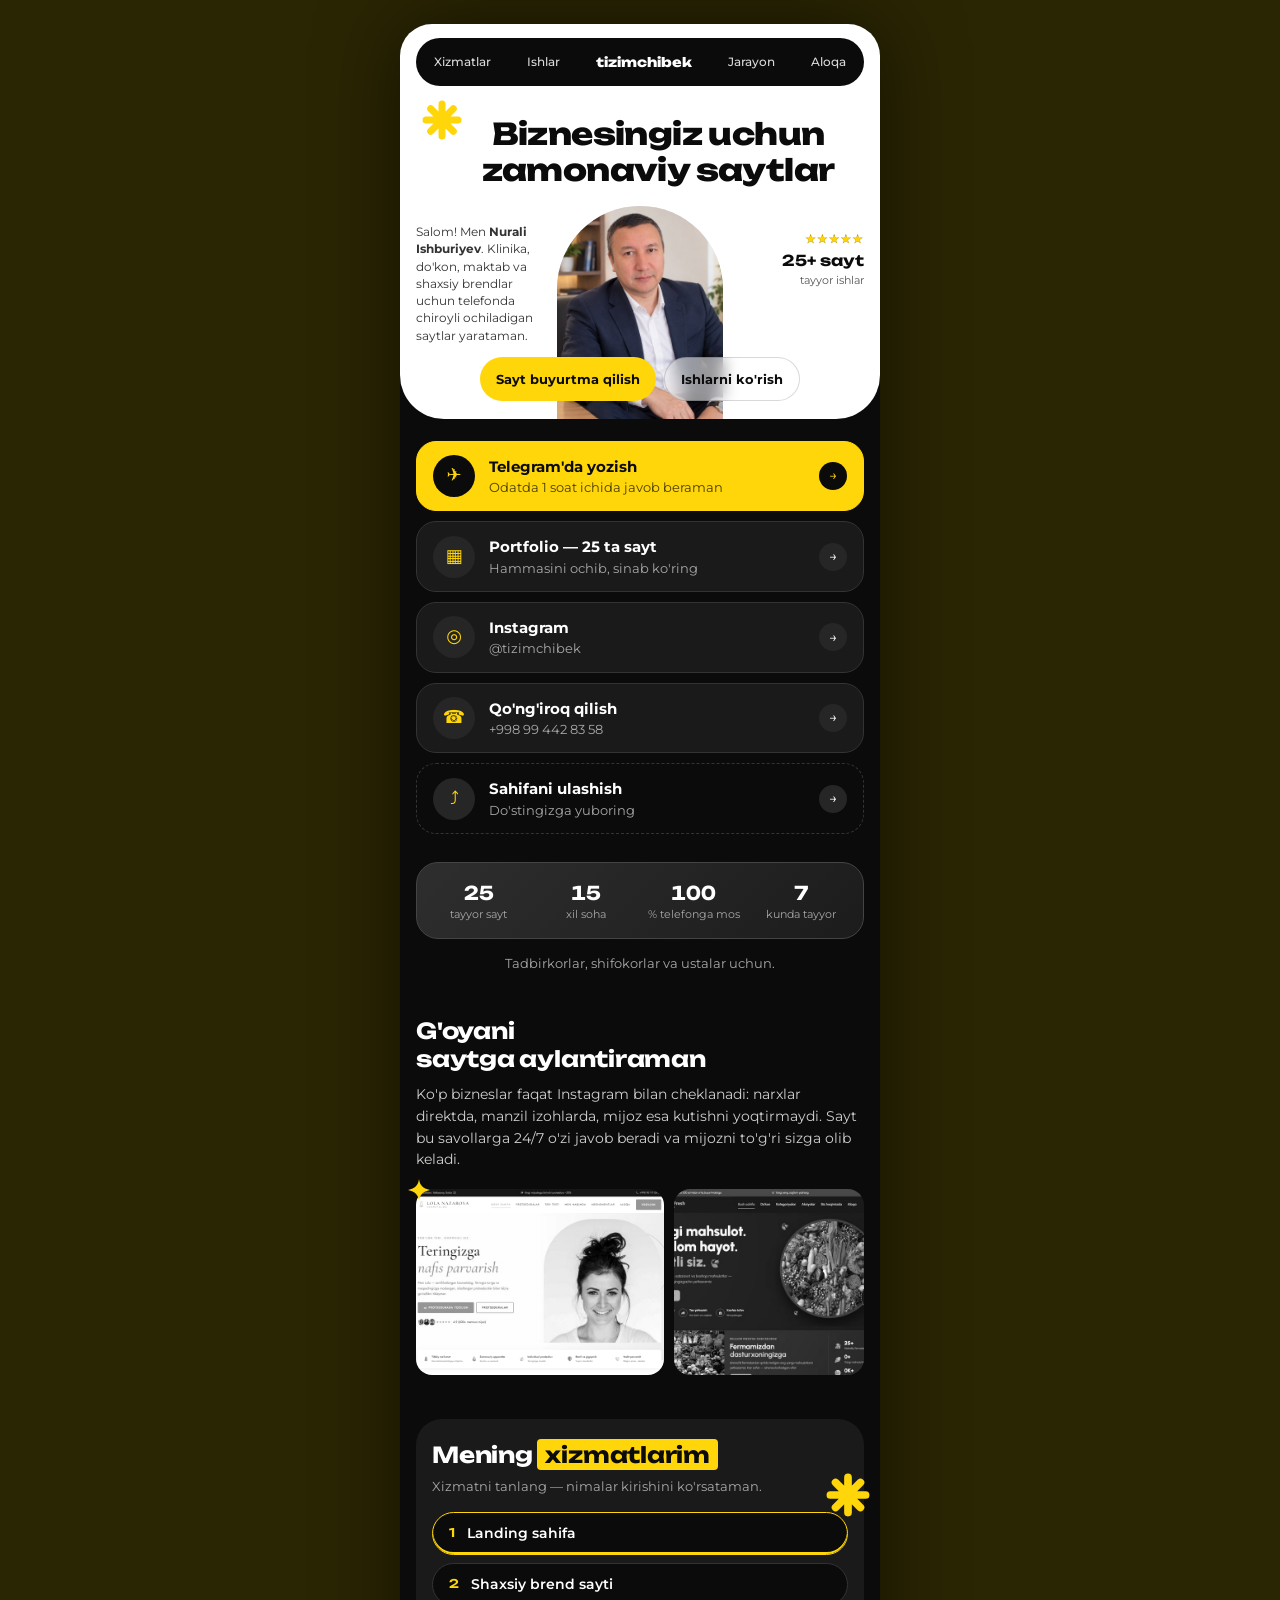
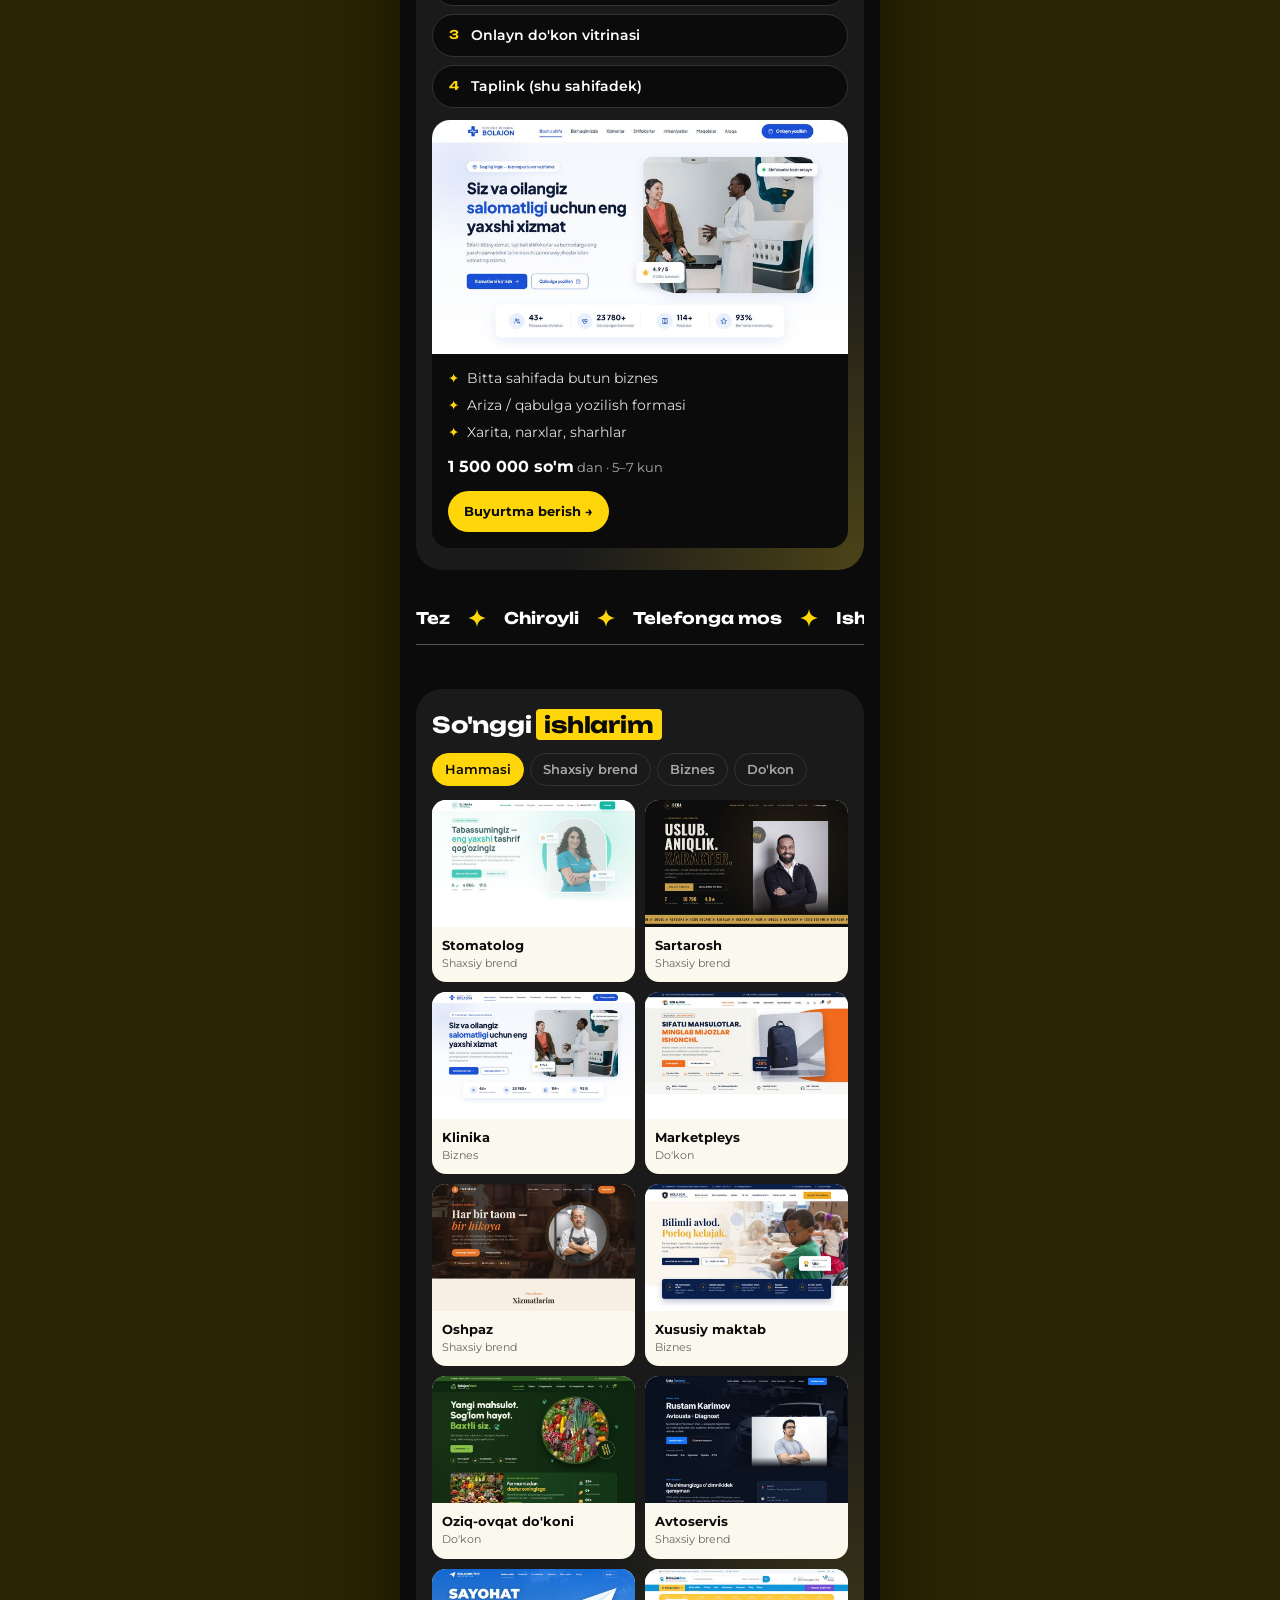
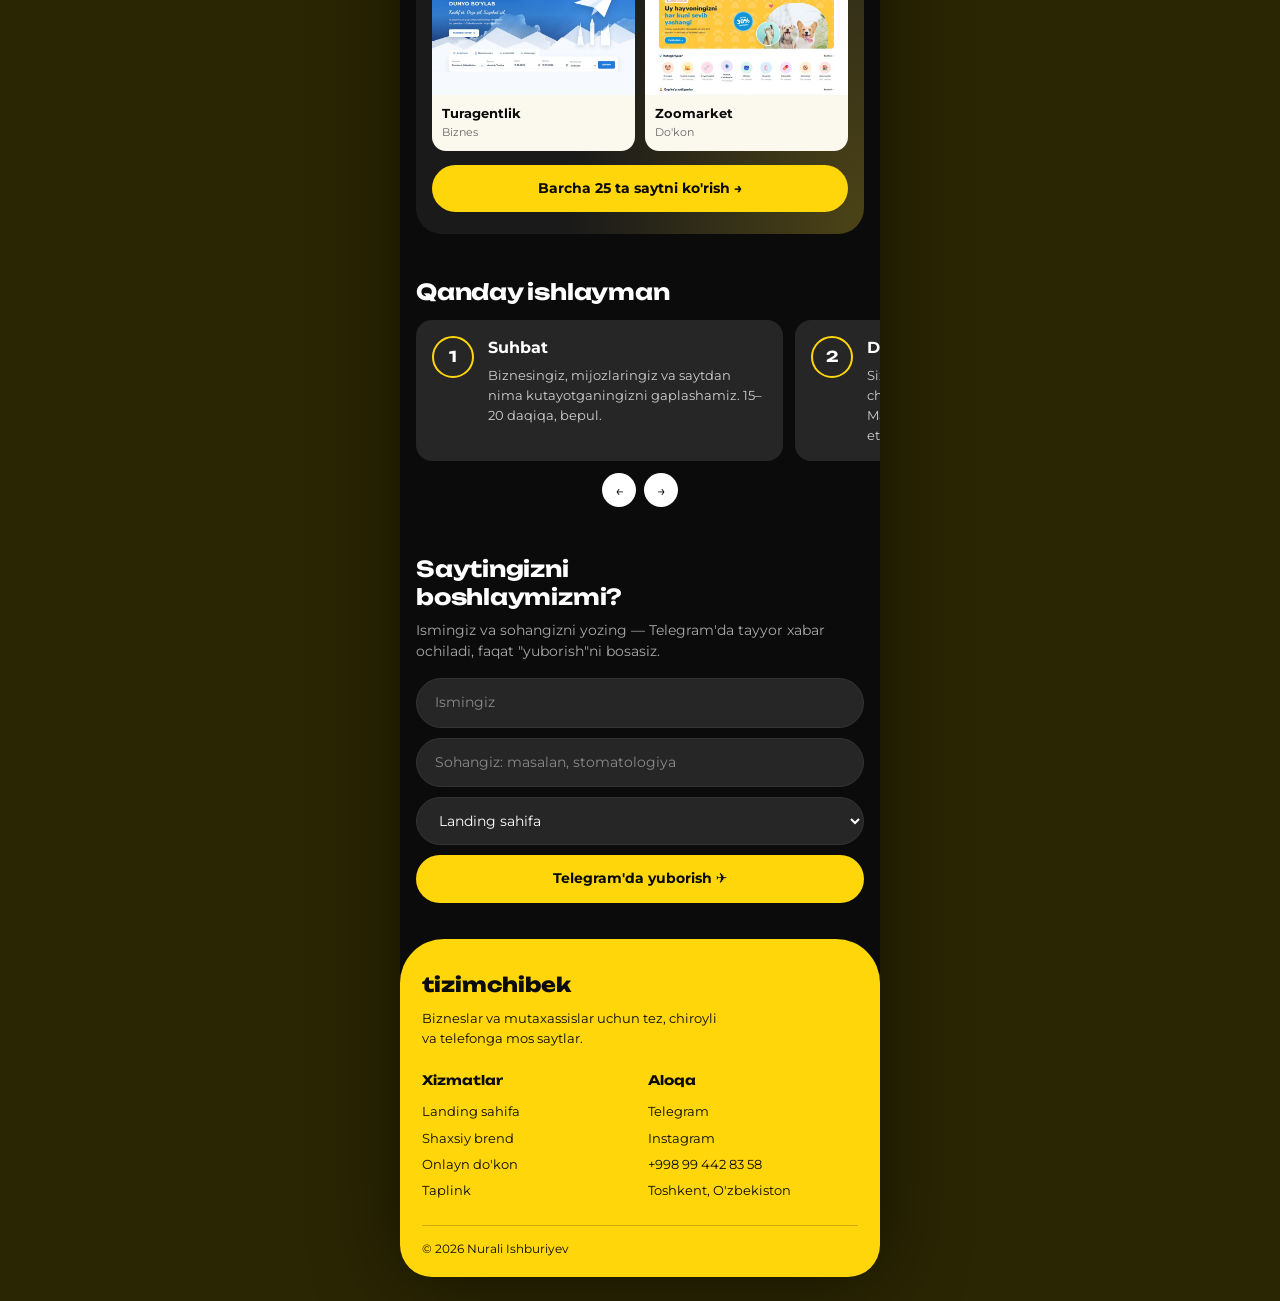
<file: index.html>
<!DOCTYPE html>
<html lang="uz">
<head>
  <meta charset="UTF-8">
  <meta name="viewport" content="width=device-width, initial-scale=1.0, viewport-fit=cover">
  <title>Nurali Ishburiyev — Veb-saytlar yaratish</title>
  <meta name="description" content="Biznes va shaxsiy brendlar uchun zamonaviy saytlar: klinika, do'kon, maktab, shifokor va ustalar uchun. Ishlarimni ko'ring va buyurtma bering.">
  <meta name="theme-color" content="#0b0b0b">
  <meta property="og:title" content="Nurali Ishburiyev — Veb-saytlar yaratish">
  <meta property="og:description" content="Biznesingiz uchun zamonaviy sayt. 25 ta tayyor ishni ko'ring.">
  <meta property="og:image" content="assets/thumbs/18.jpg">
  <link rel="preconnect" href="https://fonts.googleapis.com">
  <link rel="preconnect" href="https://fonts.gstatic.com" crossorigin>
  <link href="https://fonts.googleapis.com/css2?family=Montserrat:wght@400;500;600;700&family=Unbounded:wght@500;700;800&display=swap" rel="stylesheet">
  <link rel="stylesheet" href="css/style.css">
  <link rel="icon" href="data:image/svg+xml,%3Csvg xmlns='http://www.w3.org/2000/svg' viewBox='0 0 40 40'%3E%3Crect width='40' height='40' rx='10' fill='%230b0b0b'/%3E%3Cpath d='M20 8v24M8 20h24M11.5 11.5l17 17M28.5 11.5l-17 17' stroke='%23ffd60a' stroke-width='4.5' stroke-linecap='round'/%3E%3C/svg%3E">
</head>
<body>
  <div class="page">
    <!-- HERO -->
    <header class="hero" id="home">
      <nav class="pill-nav" aria-label="Asosiy menyu">
        <a href="#services">Xizmatlar</a>
        <a href="#works">Ishlar</a>
        <a href="#home" class="pill-nav__logo" data-text="brand">tizimchibek</a>
        <a href="#steps">Jarayon</a>
        <a href="#contact">Aloqa</a>
      </nav>

      <svg class="star star--hero" viewBox="0 0 40 40" aria-hidden="true"><path d="M20 4v32M4 20h32M8.7 8.7l22.6 22.6M31.3 8.7 8.7 31.3" stroke="currentColor" stroke-width="7" stroke-linecap="round"/></svg>
      <h1>Biznesingiz uchun <span>zamonaviy saytlar</span></h1>

      <div class="hero__mid">
        <p class="hero__lead">Salom! Men <b data-text="name">Nurali Ishburiyev</b>. Klinika, do'kon, maktab va shaxsiy brendlar uchun telefonda chiroyli ochiladigan saytlar yarataman.</p>
        <div class="hero__photo"><img id="photo" src="" alt="" width="400" height="480"></div>
        <div class="hero__badge"><span aria-hidden="true">★★★★★</span><b>25+ sayt</b><small>tayyor ishlar</small></div>
      </div>

      <div class="hero__cta">
        <a class="btn btn--yellow" data-link="telegram" target="_blank" rel="noopener">Sayt buyurtma qilish</a>
        <a class="btn btn--glass" href="#works">Ishlarni ko'rish</a>
      </div>
    </header>

    <!-- LINKS -->
    <section class="links" aria-label="Havolalar">
      <a class="link link--yellow" data-link="telegram" target="_blank" rel="noopener"><span class="link__ic" aria-hidden="true">✈</span><span><b>Telegram'da yozish</b><small>Odatda 1 soat ichida javob beraman</small></span><i aria-hidden="true">→</i></a>
      <a class="link" href="index.html" target="_blank" rel="noopener"><span class="link__ic" aria-hidden="true">▦</span><span><b>Portfolio — 25 ta sayt</b><small>Hammasini ochib, sinab ko'ring</small></span><i aria-hidden="true">→</i></a>
      <a class="link" data-link="instagram" target="_blank" rel="noopener"><span class="link__ic" aria-hidden="true">◎</span><span><b>Instagram</b><small data-text="instagramAt">@username</small></span><i aria-hidden="true">→</i></a>
      <a class="link" data-link="phone"><span class="link__ic" aria-hidden="true">☎</span><span><b>Qo'ng'iroq qilish</b><small data-text="phone">+998 00 000 00 00</small></span><i aria-hidden="true">→</i></a>
      <button class="link link--ghost" id="share" type="button"><span class="link__ic" aria-hidden="true">⤴</span><span><b>Sahifani ulashish</b><small>Do'stingizga yuboring</small></span><i aria-hidden="true">→</i></button>
    </section>

    <!-- STATS -->
    <section class="stats reveal" aria-label="Raqamlarda">
      <div><b data-count="25">0</b><small>tayyor sayt</small></div>
      <div><b data-count="15">0</b><small>xil soha</small></div>
      <div><b data-count="100">0</b><small>% telefonga mos</small></div>
      <div><b data-count="7">0</b><small>kunda tayyor</small></div>
    </section>
    <p class="stats__note">Tadbirkorlar, shifokorlar va ustalar uchun.</p>

    <!-- ABOUT -->
    <section class="about reveal">
      <div class="about__head">
        <h2>G'oyani <br>saytga aylantiraman</h2>
        <p>Ko'p bizneslar faqat Instagram bilan cheklanadi: narxlar direktda, manzil izohlarda, mijoz esa kutishni yoqtirmaydi. Sayt bu savollarga 24/7 o'zi javob beradi va mijozni to'g'ri sizga olib keladi.</p>
      </div>
      <div class="about__imgs">
        <svg class="spark" viewBox="0 0 24 24" aria-hidden="true"><path d="M12 0c1 7 4 10 12 12-8 2-11 5-12 12-1-7-4-10-12-12 8-2 11-5 12-12z" fill="currentColor"/></svg>
        <img src="assets/thumbs/22.jpg" alt="Kosmetolog sayti namunasi" loading="lazy" width="720" height="450">
        <img src="assets/thumbs/09.jpg" alt="Oziq-ovqat do'koni sayti namunasi" loading="lazy" width="720" height="450">
      </div>
    </section>

    <!-- SERVICES -->
    <section class="panel reveal" id="services">
      <h2>Mening <mark>xizmatlarim</mark></h2>
      <p class="panel__lead">Xizmatni tanlang — nimalar kirishini ko'rsataman.</p>
      <div class="services">
        <div class="services__list" id="svcList" role="tablist" aria-label="Xizmatlar"></div>
        <div class="services__card" id="svcCard" role="tabpanel" aria-live="polite"></div>
      </div>
      <svg class="star star--panel" viewBox="0 0 40 40" aria-hidden="true"><path d="M20 4v32M4 20h32M8.7 8.7l22.6 22.6M31.3 8.7 8.7 31.3" stroke="currentColor" stroke-width="7" stroke-linecap="round"/></svg>
    </section>

    <!-- MARQUEE -->
    <div class="marquee" aria-hidden="true"><div class="marquee__track" id="marquee"></div></div>

    <!-- WORKS -->
    <section class="panel reveal" id="works">
      <h2>So'nggi <mark>ishlarim</mark></h2>
      <div class="chips" id="workChips" role="group" aria-label="Ishlar turi"></div>
      <div class="works" id="worksGrid"></div>
      <a class="btn btn--yellow btn--block" href="index.html" target="_blank" rel="noopener">Barcha 25 ta saytni ko'rish →</a>
    </section>

    <!-- STEPS -->
    <section class="steps reveal" id="steps">
      <h2 class="steps__title">Qanday ishlayman</h2>
      <div class="steps__row" id="stepsRow" tabindex="0" aria-label="Ish bosqichlari, yon tomonga suring"></div>
      <div class="steps__nav"><button type="button" id="stepPrev" aria-label="Oldingi bosqich">←</button><button type="button" id="stepNext" aria-label="Keyingi bosqich">→</button></div>
    </section>

    <!-- CTA -->
    <section class="cta reveal" id="contact">
      <h2>Saytingizni <br>boshlaymizmi?</h2>
      <p>Ismingiz va sohangizni yozing — Telegram'da tayyor xabar ochiladi, faqat "yuborish"ni bosasiz.</p>
      <form class="cta__form" id="orderForm" novalidate>
        <label class="sr-only" for="oName">Ismingiz</label>
        <input id="oName" name="name" placeholder="Ismingiz" autocomplete="given-name" required>
        <label class="sr-only" for="oBiz">Sohangiz</label>
        <input id="oBiz" name="biz" placeholder="Sohangiz: masalan, stomatologiya" required>
        <label class="sr-only" for="oType">Sayt turi</label>
        <select id="oType" name="type"></select>
        <p class="cta__err" id="orderErr" role="alert" hidden>Ism va sohangizni yozing.</p>
        <button class="btn btn--yellow btn--block">Telegram'da yuborish ✈</button>
      </form>
    </section>

    <!-- FOOTER -->
    <footer class="footer">
      <a href="#home" class="footer__logo" data-text="brand">tizimchibek</a>
      <p>Bizneslar va mutaxassislar uchun tez, chiroyli va telefonga mos saytlar.</p>
      <div class="footer__cols">
        <div><h3>Xizmatlar</h3><a href="#services">Landing sahifa</a><a href="#services">Shaxsiy brend</a><a href="#services">Onlayn do'kon</a><a href="#services">Taplink</a></div>
        <div><h3>Aloqa</h3><a data-link="telegram" target="_blank" rel="noopener">Telegram</a><a data-link="instagram" target="_blank" rel="noopener">Instagram</a><a data-link="phone" data-text="phone">+998 00 000 00 00</a><span data-text="city">Toshkent, O'zbekiston</span></div>
      </div>
      <p class="footer__copy">© <span id="year">2026</span> <span data-text="name">Nurali Ishburiyev</span></p>
    </footer>
  </div>

  <div class="toast" id="toast" role="status" aria-live="polite"></div>
  <script src="js/main.js"></script>
</body>
</html>
</file>
<file: css/style.css>
:root {
  --black: #0b0b0b;
  --panel: #1a1a1a;
  --panel-2: #262626;
  --line: #333;
  --yellow: #ffd60a;
  --white: #ffffff;
  --cream: #fbf8ee;
  --muted: #a8a8a8;
  --backdrop: #2a2503;
  --display: "Unbounded", system-ui, sans-serif;
  --body: "Montserrat", system-ui, sans-serif;
}
* { box-sizing: border-box; margin: 0; padding: 0; }
[hidden] { display: none !important; }
html { scroll-behavior: smooth; scroll-padding-top: 16px; }
body { font-family: var(--body); background: var(--backdrop); color: var(--white); line-height: 1.55; font-size: 15px; -webkit-font-smoothing: antialiased; }
img { display: block; max-width: 100%; height: auto; }
a { color: inherit; text-decoration: none; }
button, input, select { font: inherit; color: inherit; }
button { cursor: pointer; background: none; border: 0; }
:focus-visible { outline: 2px solid var(--yellow); outline-offset: 3px; }
.hero :focus-visible, .footer :focus-visible, .link--yellow:focus-visible, .btn--yellow:focus-visible { outline-color: var(--black); }
.sr-only { position: absolute; width: 1px; height: 1px; overflow: hidden; clip-path: inset(50%); white-space: nowrap; }
h2 { font-family: var(--display); font-weight: 700; font-size: 22px; line-height: 1.25; letter-spacing: -.01em; }
h2 mark { background: var(--yellow); color: var(--black); padding: 2px 8px; border-radius: 4px; }

.page { width: min(480px, 100%); margin-inline: auto; background: var(--black); min-height: 100vh; overflow: hidden; position: relative; box-shadow: 0 0 80px rgba(0, 0, 0, .5); }
.page > section, .page > .stats__note { margin-inline: 16px; }

.star { color: var(--yellow); position: absolute; }
.spark { color: var(--yellow); width: 22px; height: 22px; }

/* Buttons */
.btn { display: inline-flex; align-items: center; justify-content: center; gap: 8px; padding: 13px 20px; border-radius: 999px; font-weight: 700; font-size: 14px; transition: transform .2s, background .2s; border: 0; cursor: pointer; }
.btn:active { transform: scale(.97); }
.btn--yellow { background: var(--yellow); color: var(--black); }
.btn--yellow:hover { background: #ffe14d; }
.btn--glass { background: rgba(255, 255, 255, .55); color: var(--black); border: 1px solid rgba(0, 0, 0, .15); backdrop-filter: blur(8px); }
.btn--block { display: flex; width: 100%; }
.btn--sm { padding: 10px 16px; font-size: 13px; }

/* Hero */
.hero { background: var(--white); color: var(--black); border-radius: 0 0 44px 44px; padding: 14px 16px 0; position: relative; }
.pill-nav { background: var(--black); color: var(--white); border-radius: 999px; display: flex; align-items: center; justify-content: space-between; padding: 6px 16px; font-size: 12px; font-weight: 500; }
.pill-nav a { padding: 8px 2px; opacity: .85; }
.pill-nav a:hover { opacity: 1; color: var(--yellow); }
.pill-nav__logo { font-family: var(--display); font-weight: 800; font-size: 13px; opacity: 1 !important; }
.pill-nav__logo b, .footer__logo b { color: var(--yellow); }
.star--hero { width: 40px; height: 40px; left: 22px; top: 76px; animation: spin 14s linear infinite; }
@keyframes spin { to { transform: rotate(360deg); } }
.hero h1 { font-family: var(--display); font-weight: 800; font-size: clamp(22px, 6.6vw, 30px); line-height: 1.2; text-align: center; margin: 30px 8px 0 44px; letter-spacing: -.02em; }
.hero h1 span { display: block; }
.hero__mid { display: grid; grid-template-columns: 1fr 1.25fr 1fr; align-items: center; gap: 8px; margin-top: 18px; }
.hero__lead { font-size: 11.5px; line-height: 1.5; color: #333; align-self: start; padding-top: 18px; }
.hero__photo { background: #e6e6e6; border-radius: 999px 999px 0 0; overflow: hidden; aspect-ratio: 5 / 6.4; }
.hero__photo img { width: 100%; height: 100%; object-fit: cover; object-position: top; }
.hero__badge { text-align: right; align-self: start; padding-top: 24px; display: grid; }
.hero__badge span { color: var(--yellow); font-size: 12px; letter-spacing: 1px; -webkit-text-stroke: .4px #b99700; }
.hero__badge b { font-family: var(--display); font-size: 15px; }
.hero__badge small { font-size: 11px; color: #555; }
.hero__cta { position: absolute; left: 0; right: 0; bottom: 18px; display: flex; justify-content: center; gap: 8px; padding: 0 16px; }
.hero__cta .btn { padding: 11px 16px; font-size: 13px; }

/* Links */
.links { display: grid; gap: 10px; margin-top: 22px; }
.link { display: flex; align-items: center; gap: 14px; width: 100%; text-align: left; background: var(--panel); border: 1px solid var(--line); border-radius: 20px; padding: 13px 16px; transition: transform .2s, border-color .2s; }
.link:hover { transform: translateY(-2px); border-color: var(--yellow); }
.link__ic { width: 42px; height: 42px; border-radius: 50%; background: var(--panel-2); display: grid; place-items: center; font-size: 18px; color: var(--yellow); flex: none; }
.link > span:nth-child(2) { flex: 1; display: grid; min-width: 0; }
.link b { font-size: 15px; font-weight: 700; }
.link small { font-size: 12.5px; color: var(--muted); }
.link i { font-style: normal; width: 28px; height: 28px; border-radius: 50%; background: var(--panel-2); display: grid; place-items: center; font-size: 14px; flex: none; }
.link--yellow { background: var(--yellow); color: var(--black); border-color: var(--yellow); }
.link--yellow .link__ic, .link--yellow i { background: var(--black); color: var(--yellow); }
.link--yellow small { color: #4a3f00; }
.link--ghost { background: transparent; border-style: dashed; }

/* Stats */
.stats { display: grid; grid-template-columns: repeat(4, 1fr); background: linear-gradient(135deg, #2e2e2e, #1c1c1c); border: 1px solid #444; border-radius: 22px; padding: 16px 8px; margin-top: 28px; text-align: center; }
.stats b { font-family: var(--display); font-size: 19px; display: block; font-variant-numeric: tabular-nums; }
.stats small { font-size: 10.5px; color: var(--muted); display: block; line-height: 1.3; }
.stats__note { text-align: center; color: var(--muted); font-size: 13px; margin-top: 14px; }

/* About */
.about { margin-top: 44px; }
.about__head { display: grid; gap: 12px; }
.about__head p { color: #cfcfcf; font-size: 14px; }
.about__imgs { position: relative; display: grid; grid-template-columns: 1.3fr 1fr; gap: 10px; margin-top: 18px; align-items: end; }
.about__imgs img { border-radius: 16px; width: 100%; height: 100%; object-fit: cover; aspect-ratio: 4 / 3; filter: grayscale(1) contrast(1.05); transition: filter .4s; }
.about__imgs img:hover { filter: none; }
.about__imgs .spark { position: absolute; left: -8px; top: -10px; z-index: 1; }

/* Panel */
.panel { position: relative; margin-top: 44px; background: radial-gradient(120% 80% at 100% 100%, rgba(255, 214, 10, .22), transparent 55%), var(--panel); border-radius: 26px; padding: 22px 16px; }
.panel__lead { color: var(--muted); font-size: 13px; margin-top: 8px; }
.star--panel { width: 44px; height: 44px; right: -6px; top: 54px; }
.services { display: grid; gap: 12px; margin-top: 16px; }
.services__list { display: grid; gap: 8px; }
.services__list button { display: flex; align-items: center; gap: 12px; text-align: left; background: var(--black); border: 1px solid var(--line); border-radius: 999px; padding: 10px 16px; font-size: 13.5px; font-weight: 600; transition: border-color .2s; }
.services__list button span { color: var(--yellow); font-family: var(--display); font-size: 12px; }
.services__list button.active { border-color: var(--yellow); box-shadow: inset 0 -2px 0 var(--yellow); }
.services__card { background: var(--black); border-radius: 18px; overflow: hidden; animation: fade .35s; }
@keyframes fade { from { opacity: 0; transform: translateY(6px); } }
.services__card img { width: 100%; aspect-ratio: 16 / 9; object-fit: cover; object-position: top; }
.services__info { padding: 14px 16px 16px; }
.services__info ul { list-style: none; display: grid; gap: 6px; font-size: 13.5px; color: #ddd; }
.services__info li::before { content: "✦"; color: var(--yellow); margin-right: 8px; }
.services__price { margin: 12px 0; font-size: 13px; color: var(--muted); }
.services__price b { color: var(--white); font-size: 16px; }

/* Marquee */
.marquee { margin-top: 36px; overflow: hidden; border-bottom: 1px solid #555; padding-bottom: 14px; margin-inline: 16px; }
.marquee__track { display: flex; align-items: center; gap: 18px; width: max-content; animation: marquee 18s linear infinite; font-family: var(--display); font-weight: 700; font-size: 16px; white-space: nowrap; }
.marquee__track svg { width: 18px; height: 18px; color: var(--yellow); flex: none; }
@keyframes marquee { to { transform: translateX(-50%); } }

/* Works */
.chips { display: flex; gap: 6px; flex-wrap: wrap; margin: 14px 0; }
.chips button { padding: 6px 12px; border-radius: 999px; border: 1px solid var(--line); font-size: 12.5px; font-weight: 600; color: var(--muted); }
.chips button.active { background: var(--yellow); border-color: var(--yellow); color: var(--black); }
.works { display: grid; grid-template-columns: 1fr 1fr; gap: 10px; margin-bottom: 14px; }
.work { background: var(--cream); color: var(--black); border-radius: 14px; overflow: hidden; transition: transform .2s; animation: fade .35s; }
.work:hover { transform: translateY(-3px); }
.work img { width: 100%; aspect-ratio: 16 / 10; object-fit: cover; object-position: top; }
.work span { display: grid; padding: 8px 10px 10px; }
.work b { font-size: 13px; }
.work small { font-size: 11px; color: #666; }

/* Steps */
.steps { margin-top: 44px; }
.steps__title { margin-bottom: 14px; }
.steps__row { display: flex; gap: 12px; overflow-x: auto; scroll-snap-type: x mandatory; scrollbar-width: none; margin-inline: -16px; padding-inline: 16px; }
.steps__row::-webkit-scrollbar { display: none; }
.step { flex: 0 0 82%; scroll-snap-align: center; background: var(--panel-2); border-radius: 16px; padding: 16px; display: flex; gap: 14px; }
.step > span { width: 42px; height: 42px; border-radius: 50%; border: 2px solid var(--yellow); display: grid; place-items: center; font-family: var(--display); font-weight: 700; flex: none; }
.step h3 { font-size: 16px; }
.step p { font-size: 13px; color: #cfcfcf; margin-top: 4px; }
.steps__nav { display: flex; justify-content: center; gap: 8px; margin-top: 12px; }
.steps__nav button { width: 34px; height: 34px; border-radius: 50%; background: var(--white); color: var(--black); font-size: 15px; }

/* CTA */
.cta { margin-top: 48px; padding-bottom: 36px; }
.cta p { color: var(--muted); font-size: 13.5px; margin: 10px 0 16px; }
.cta__form { display: grid; gap: 10px; }
.cta__form input, .cta__form select { background: var(--panel-2); border: 1px solid var(--line); border-radius: 999px; padding: 13px 18px; font-size: 14px; width: 100%; outline: none; }
.cta__form select option { background: var(--panel-2); }
.cta__form input:focus, .cta__form select:focus { border-color: var(--yellow); }
.cta__form input::placeholder { color: #8a8a8a; }
.cta__err { color: #ff8a7a !important; margin: 0 !important; font-size: 13px; padding-left: 18px; }

/* Footer */
.footer { background: var(--yellow); color: var(--black); border-radius: 44px 44px 0 0; padding: 30px 22px calc(18px + env(safe-area-inset-bottom)); }
.footer__logo { font-family: var(--display); font-weight: 800; font-size: 20px; }
.footer__logo b { color: var(--black); opacity: .45; }
.footer > p { font-size: 13px; margin-top: 8px; max-width: 34ch; }
.footer__cols { display: grid; grid-template-columns: 1fr 1fr; gap: 16px; margin-top: 22px; }
.footer__cols h3 { font-family: var(--display); font-size: 13px; margin-bottom: 8px; }
.footer__cols a, .footer__cols span { display: block; font-size: 13px; padding: 3px 0; }
.footer__cols a:hover { text-decoration: underline; }
.footer__copy { margin-top: 22px !important; padding-top: 14px; border-top: 1px solid rgba(0, 0, 0, .2); font-size: 12px !important; max-width: none !important; }

/* Toast + reveal */
.toast { position: fixed; left: 50%; bottom: 24px; transform: translate(-50%, 20px); background: var(--white); color: var(--black); font-weight: 600; font-size: 14px; padding: 12px 20px; border-radius: 999px; opacity: 0; pointer-events: none; transition: .3s; z-index: 30; box-shadow: 0 10px 30px rgba(0, 0, 0, .4); }
.toast.show { opacity: 1; transform: translate(-50%, 0); }
.reveal { opacity: 0; transform: translateY(18px); transition: opacity .6s, transform .6s; }
.reveal.visible { opacity: 1; transform: none; }

@media (max-width: 380px) {
  .pill-nav { font-size: 11px; padding-inline: 12px; }
  .hero__lead { font-size: 10.5px; }
  .stats b { font-size: 16px; }
}
@media (min-width: 560px) {
  .page { margin-block: 24px; border-radius: 32px; min-height: 0; }
}
@media (prefers-reduced-motion: reduce) {
  *, *::before, *::after { animation: none !important; transition: none !important; scroll-behavior: auto !important; }
  .reveal { opacity: 1; transform: none; }
}
</file>
